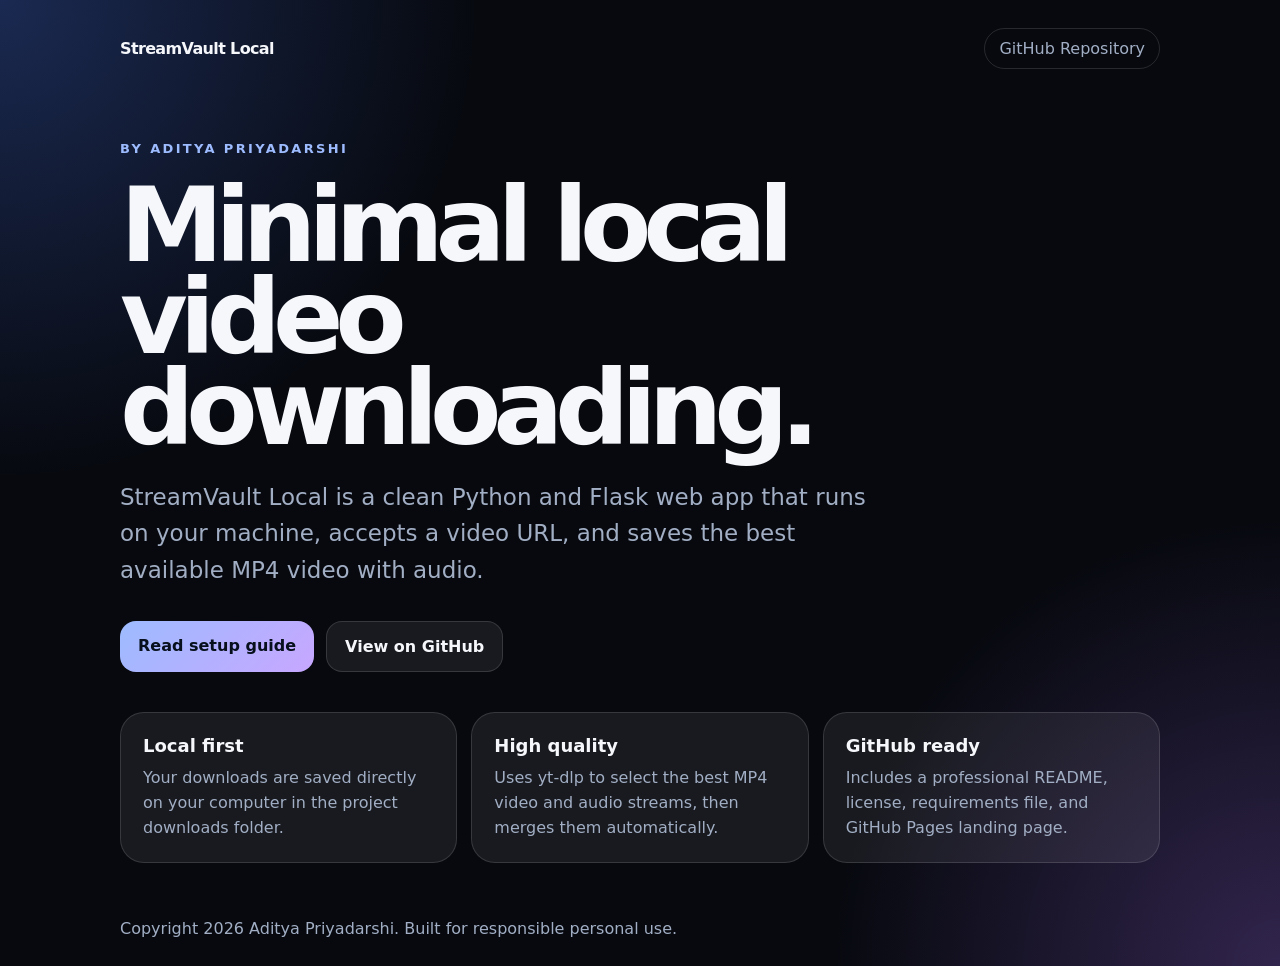
<file: docs/index.html>
<!doctype html>
<html lang="en">
<head>
  <meta charset="utf-8">
  <meta name="viewport" content="width=device-width, initial-scale=1">
  <title>StreamVault Local by Aditya Priyadarshi</title>
  <style>
    :root {
      color-scheme: dark;
      --bg: #07090f;
      --card: rgba(255, 255, 255, 0.07);
      --line: rgba(255, 255, 255, 0.13);
      --text: #f5f7fb;
      --muted: #a1aec4;
      --accent: #9dbbff;
      --accent-2: #c7a7ff;
    }
    * { box-sizing: border-box; }
    body {
      margin: 0;
      min-height: 100vh;
      font-family: Inter, ui-sans-serif, system-ui, -apple-system, BlinkMacSystemFont, "Segoe UI", sans-serif;
      background:
        radial-gradient(circle at top left, rgba(77, 126, 255, 0.28), transparent 30rem),
        radial-gradient(circle at bottom right, rgba(171, 116, 255, 0.26), transparent 28rem),
        var(--bg);
      color: var(--text);
      padding: 28px;
    }
    main { width: min(1040px, 100%); margin: 0 auto; }
    nav { display: flex; align-items: center; justify-content: space-between; gap: 16px; margin-bottom: 72px; }
    .brand { color: var(--text); font-weight: 900; letter-spacing: -0.04em; text-decoration: none; }
    .pill { border: 1px solid var(--line); border-radius: 999px; color: var(--muted); padding: 10px 14px; text-decoration: none; }
    .hero { display: grid; gap: 24px; margin-bottom: 28px; }
    .eyebrow { color: var(--accent); font-size: 13px; font-weight: 900; letter-spacing: 0.18em; margin: 0; text-transform: uppercase; }
    h1 { font-size: clamp(48px, 10vw, 104px); letter-spacing: -0.08em; line-height: 0.88; margin: 0; max-width: 850px; }
    .lede { color: var(--muted); font-size: clamp(18px, 2.5vw, 23px); line-height: 1.6; max-width: 760px; margin: 0; }
    .actions { display: flex; flex-wrap: wrap; gap: 12px; margin-top: 8px; }
    .button { background: linear-gradient(135deg, var(--accent), var(--accent-2)); border-radius: 16px; color: #07101c; font-weight: 900; padding: 15px 18px; text-decoration: none; }
    .button.secondary { background: var(--card); border: 1px solid var(--line); color: var(--text); }
    .grid { display: grid; gap: 14px; grid-template-columns: repeat(3, 1fr); margin-top: 40px; }
    .card { background: var(--card); border: 1px solid var(--line); border-radius: 24px; padding: 22px; }
    .card h2 { font-size: 18px; margin: 0 0 10px; }
    .card p { color: var(--muted); line-height: 1.55; margin: 0; }
    footer { color: var(--muted); margin-top: 56px; }
    @media (max-width: 760px) {
      body { padding: 20px; }
      nav { margin-bottom: 48px; }
      .grid { grid-template-columns: 1fr; }
    }
  </style>
</head>
<body>
  <main>
    <nav>
      <a class="brand" href="#">StreamVault Local</a>
      <a class="pill" href="https://github.com/">GitHub Repository</a>
    </nav>

    <section class="hero">
      <p class="eyebrow">By Aditya Priyadarshi</p>
      <h1>Minimal local video downloading.</h1>
      <p class="lede">StreamVault Local is a clean Python and Flask web app that runs on your machine, accepts a video URL, and saves the best available MP4 video with audio.</p>
      <div class="actions">
        <a class="button" href="../README.md">Read setup guide</a>
        <a class="button secondary" href="https://github.com/">View on GitHub</a>
      </div>
    </section>

    <section class="grid">
      <article class="card">
        <h2>Local first</h2>
        <p>Your downloads are saved directly on your computer in the project downloads folder.</p>
      </article>
      <article class="card">
        <h2>High quality</h2>
        <p>Uses yt-dlp to select the best MP4 video and audio streams, then merges them automatically.</p>
      </article>
      <article class="card">
        <h2>GitHub ready</h2>
        <p>Includes a professional README, license, requirements file, and GitHub Pages landing page.</p>
      </article>
    </section>

    <footer>Copyright 2026 Aditya Priyadarshi. Built for responsible personal use.</footer>
  </main>
</body>
</html>
</file>
